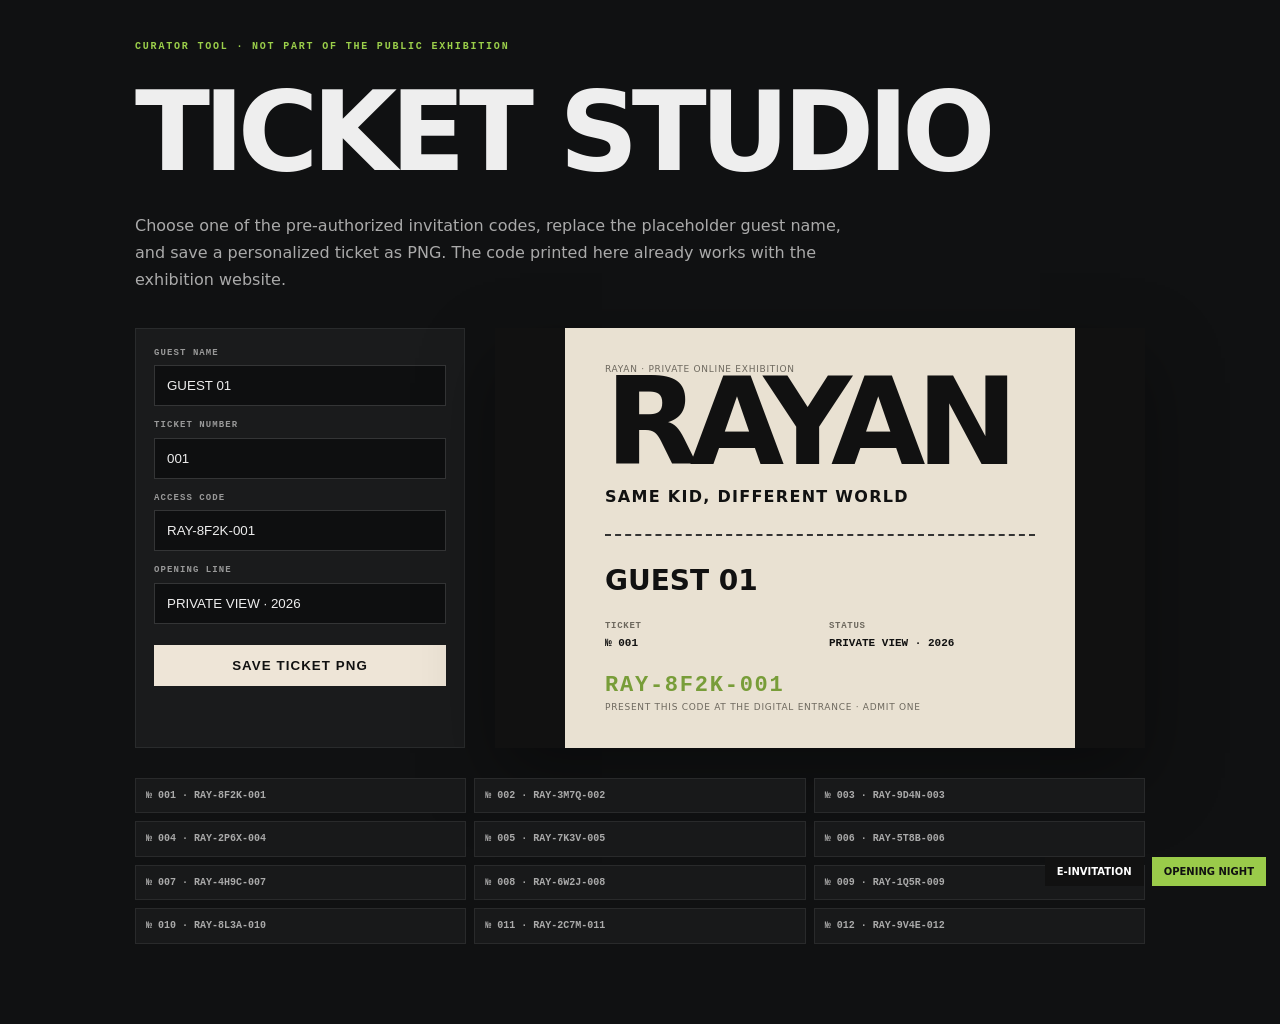
<file: curator_ticket_studio.html>
<!doctype html>
<html lang="en">
<head>
<meta charset="utf-8"><meta name="viewport" content="width=device-width,initial-scale=1">
<title>RAYAN — Curator Ticket Studio</title>
<style>
:root{--paper:#e9e1d2;--ink:#111;--green:#789d39}*{box-sizing:border-box}body{margin:0;background:#101112;color:#eee;font-family:Inter,system-ui,sans-serif}.wrap{max-width:1050px;margin:auto;padding:40px 20px 80px}.eyebrow{font:800 10px/1.4 ui-monospace,monospace;letter-spacing:.18em;color:#9bcf4a}h1{font-size:clamp(54px,9vw,110px);letter-spacing:-.06em;margin:14px 0 8px}.intro{color:#aaa;max-width:720px;line-height:1.7}.grid{display:grid;grid-template-columns:330px 1fr;gap:30px;margin-top:34px}.panel{background:#1a1b1c;padding:18px;border:1px solid #292b2c}.panel label{display:grid;gap:6px;margin-bottom:13px;font:800 9px/1.4 ui-monospace,monospace;letter-spacing:.12em;color:#999}.panel input,.panel select{width:100%;background:#0e0f10;border:1px solid #343536;color:#eee;padding:12px}.panel button{width:100%;border:0;background:#eee5d7;color:#111;padding:13px;font-weight:900;letter-spacing:.08em;cursor:pointer;margin-top:8px}.ticket{background:var(--paper);color:var(--ink);min-height:420px;display:grid;grid-template-columns:70px 1fr 70px;box-shadow:0 30px 70px rgba(0,0,0,.35)}.side{background:#111}.ticket-main{padding:36px 40px;display:flex;flex-direction:column}.ticket h2{font-size:clamp(68px,10vw,122px);line-height:.8;letter-spacing:-.075em;margin:0}.sub{font-weight:800;letter-spacing:.08em;margin-top:16px}.dash{border-top:2px dashed #333;margin:28px 0}.guest{font-size:28px;font-weight:900}.meta{display:grid;grid-template-columns:1fr 1fr;gap:18px;margin-top:20px;font:800 11px/1.6 ui-monospace,monospace}.code{margin-top:auto;color:var(--green);font:900 22px/1.4 ui-monospace,monospace;letter-spacing:.08em}.small{font-size:9px;color:#6d685e;letter-spacing:.08em}.invite-list{margin-top:30px;display:grid;grid-template-columns:repeat(3,1fr);gap:8px}.invite-list button{background:#18191a;color:#aaa;border:1px solid #292a2b;padding:10px;text-align:left;cursor:pointer;font:700 10px/1.35 ui-monospace,monospace}.invite-list button:hover{color:#fff;border-color:#777}@media(max-width:780px){.grid{grid-template-columns:1fr}.ticket{grid-template-columns:34px 1fr 34px}.ticket-main{padding:28px 22px}.invite-list{grid-template-columns:1fr 1fr}}@media(max-width:480px){.invite-list{grid-template-columns:1fr}.meta{grid-template-columns:1fr}}
</style>
</head>
<body><div class="wrap"><div class="eyebrow">CURATOR TOOL · NOT PART OF THE PUBLIC EXHIBITION</div><h1>TICKET STUDIO</h1><p class="intro">Choose one of the pre-authorized invitation codes, replace the placeholder guest name, and save a personalized ticket as PNG. The code printed here already works with the exhibition website.</p>
<div class="grid"><div class="panel"><label>GUEST NAME<input id="name" value="GUEST 01" maxlength="30"></label><label>TICKET NUMBER<input id="number" value="001" maxlength="6"></label><label>ACCESS CODE<input id="code" value="RAY-8F2K-001" readonly></label><label>OPENING LINE<input id="opening" value="PRIVATE VIEW · 2026" maxlength="40"></label><button id="download">SAVE TICKET PNG</button></div>
<div class="ticket" id="ticket"><div class="side"></div><div class="ticket-main"><div class="small">RAYAN · PRIVATE ONLINE EXHIBITION</div><h2>RAYAN</h2><div class="sub">SAME KID, DIFFERENT WORLD</div><div class="dash"></div><div class="guest" id="tName">GUEST 01</div><div class="meta"><div><span class="small">TICKET</span><br><span id="tNo">№ 001</span></div><div><span class="small">STATUS</span><br><span id="tOpening">PRIVATE VIEW · 2026</span></div></div><div class="code" id="tCode">RAY-8F2K-001</div><div class="small">PRESENT THIS CODE AT THE DIGITAL ENTRANCE · ADMIT ONE</div></div><div class="side"></div></div></div>
<div class="invite-list" id="list"></div></div>
<script>
const invites=[['001','RAY-8F2K-001'],['002','RAY-3M7Q-002'],['003','RAY-9D4N-003'],['004','RAY-2P6X-004'],['005','RAY-7K3V-005'],['006','RAY-5T8B-006'],['007','RAY-4H9C-007'],['008','RAY-6W2J-008'],['009','RAY-1Q5R-009'],['010','RAY-8L3A-010'],['011','RAY-2C7M-011'],['012','RAY-9V4E-012']];
const $=s=>document.querySelector(s); function sync(){ $('#tName').textContent=$('#name').value||'INVITED GUEST';$('#tNo').textContent='№ '+($('#number').value||'—');$('#tCode').textContent=$('#code').value;$('#tOpening').textContent=$('#opening').value||'PRIVATE VIEW · 2026'; } document.querySelectorAll('input').forEach(i=>i.addEventListener('input',sync));
const list=$('#list'); invites.forEach(([n,c])=>{const b=document.createElement('button');b.textContent=`№ ${n} · ${c}`;b.onclick=()=>{$('#number').value=n;$('#code').value=c;$('#name').value=`GUEST ${n.padStart(2,'0')}`;sync()};list.appendChild(b)});
function roundRect(ctx,x,y,w,h,r){ctx.beginPath();ctx.roundRect(x,y,w,h,r);ctx.fill()}
$('#download').onclick=()=>{const name=$('#name').value||'INVITED GUEST', no=$('#number').value||'—', code=$('#code').value, opening=$('#opening').value||'PRIVATE VIEW · 2026';const c=document.createElement('canvas');c.width=1800;c.height=1000;const x=c.getContext('2d');x.fillStyle='#e9e1d2';x.fillRect(0,0,1800,1000);x.fillStyle='#111';x.fillRect(0,0,120,1000);x.fillRect(1680,0,120,1000);x.font='900 205px Arial';x.fillText('RAYAN',195,310);x.font='700 50px Arial';x.fillText('SAME KID, DIFFERENT WORLD',205,415);x.setLineDash([18,14]);x.lineWidth=4;x.beginPath();x.moveTo(205,500);x.lineTo(1590,500);x.stroke();x.setLineDash([]);x.font='900 65px Arial';x.fillText(name.toUpperCase(),205,635);x.font='800 38px monospace';x.fillText(`TICKET № ${no}`,205,710);x.fillText(opening.toUpperCase(),850,710);x.fillStyle='#6f8f35';x.font='900 48px monospace';x.fillText(code,205,825);x.fillStyle='#111';x.font='700 25px Arial';x.fillText('PRESENT THIS CODE AT THE DIGITAL ENTRANCE · ADMIT ONE',205,890);const a=document.createElement('a');a.download=`RAYAN_ticket_${no}.png`;a.href=c.toDataURL('image/png');a.click()};
</script><div style="position:fixed;right:14px;bottom:14px;display:flex;gap:8px;z-index:99"><a href="invitation.html" style="background:#111;color:#fff;padding:9px 12px;text-decoration:none;font:700 10px system-ui">E-INVITATION</a><a href="opening-night.html" style="background:#9acb4a;color:#111;padding:9px 12px;text-decoration:none;font:800 10px system-ui">OPENING NIGHT</a></div></body></html>
</file>
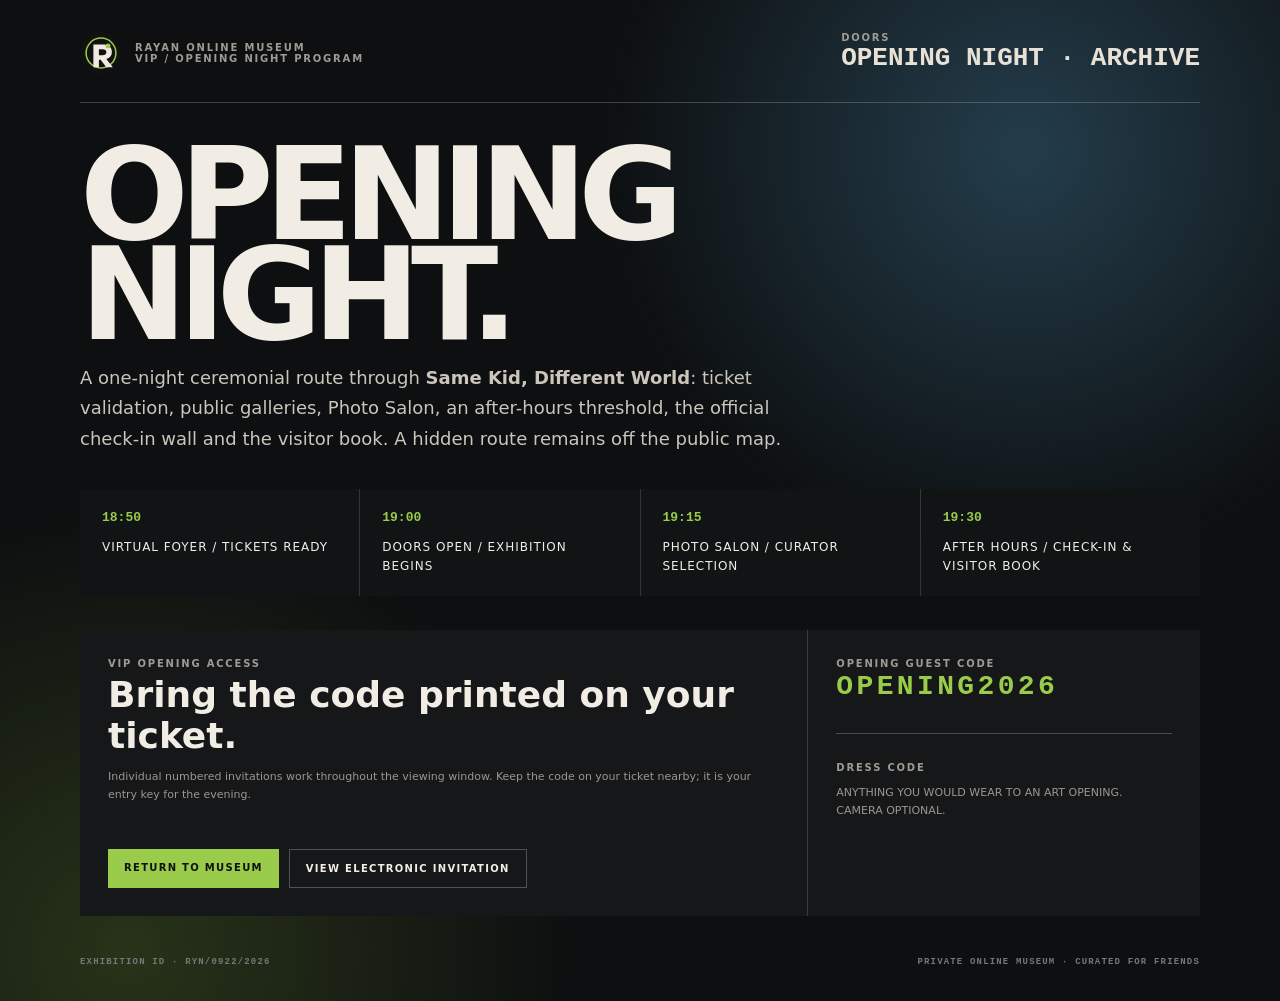
<file: opening-night.html>
<!doctype html><html lang="en"><head><meta charset="utf-8"><meta name="viewport" content="width=device-width,initial-scale=1"><meta name="theme-color" content="#0e1011"><title>RAYAN — VIP Opening Night</title><link rel="stylesheet" href="assets/event.css"></head><body>
<main class="event-shell"><section class="night">
<div class="night-header"><div class="identity"><img src="assets/rayan-mark.svg" alt=""><div><div class="eyebrow">RAYAN ONLINE MUSEUM</div><div class="eyebrow">VIP / OPENING NIGHT PROGRAM</div></div></div><div><div class="eyebrow">DOORS</div><div id="countdown" class="countdown">PRIVATE PREVIEW</div></div></div>
<h1>OPENING<br>NIGHT.</h1><p class="lead">A one-night ceremonial route through <b>Same Kid, Different World</b>: ticket validation, public galleries, Photo Salon, an after-hours threshold, the official check-in wall and the visitor book. A hidden route remains off the public map.</p>
<div class="program"><article><b>18:50</b><span>VIRTUAL FOYER / TICKETS READY</span></article><article><b>19:00</b><span>DOORS OPEN / EXHIBITION BEGINS</span></article><article><b>19:15</b><span>PHOTO SALON / CURATOR SELECTION</span></article><article><b>19:30</b><span>AFTER HOURS / CHECK-IN & VISITOR BOOK</span></article></div>
<div class="vip-card"><div><div class="eyebrow">VIP OPENING ACCESS</div><h2>Bring the code printed on your ticket.</h2><p class="notice">Individual numbered invitations work throughout the viewing window. Keep the code on your ticket nearby; it is your entry key for the evening.</p><div class="actions"><a class="button" href="index.html">RETURN TO MUSEUM</a><a class="button ghost" href="invitation.html">VIEW ELECTRONIC INVITATION</a></div></div><div><div class="eyebrow">OPENING GUEST CODE</div><div class="code-large">OPENING2026</div><div class="rule"></div><div class="eyebrow">DRESS CODE</div><p class="notice">ANYTHING YOU WOULD WEAR TO AN ART OPENING.<br>CAMERA OPTIONAL.</p></div></div>
<div class="footer"><span>EXHIBITION ID · RYN/0922/2026</span><span>PRIVATE ONLINE MUSEUM · CURATED FOR FRIENDS</span></div>
</section></main>
<script>const open=Date.parse('2026-09-27T19:00:00+08:00');const close=Date.parse('2026-09-27T23:30:00+08:00');const out=document.querySelector('#countdown');function tick(){const now=Date.now();const d=open-now;if(now>close){out.textContent='OPENING NIGHT · ARCHIVE';return}if(d<=0){out.textContent='DOORS OPEN';return}const t=Math.floor(d/1000),dd=Math.floor(t/86400),h=Math.floor(t%86400/3600),m=Math.floor(t%3600/60),s=t%60;out.textContent=`${dd}D ${String(h).padStart(2,'0')}H ${String(m).padStart(2,'0')}M ${String(s).padStart(2,'0')}S`}tick();setInterval(tick,1000)</script>
</body></html>
</file>
<file: assets/event.css>
:root{--ink:#111;--paper:#e9e2d5;--green:#99ca49;--blue:#243c4b}*{box-sizing:border-box}html,body{margin:0;min-height:100%;background:#0e1011;color:#f1ede5;font-family:Inter,ui-sans-serif,system-ui,-apple-system,"Segoe UI",sans-serif}body{min-height:100svh;background:radial-gradient(circle at 80% 15%,#243d4b 0,transparent 32%),radial-gradient(circle at 10% 95%,#283319 0,transparent 30%),#0d0f10}.event-shell{min-height:100svh;padding:32px;display:grid;place-items:center}.invite{width:min(1000px,100%);display:grid;grid-template-columns:1.05fr .95fr;background:#151718;border:1px solid rgba(255,255,255,.2);box-shadow:0 40px 100px rgba(0,0,0,.45);overflow:hidden}.invite-art{min-height:680px;background:linear-gradient(180deg,rgba(0,0,0,.05),rgba(0,0,0,.55)),url('images/03_gallery-favorite.webp') center/cover;position:relative}.invite-art::after{content:"PRIVATE VIEW";position:absolute;left:24px;bottom:24px;font:900 11px/1 ui-monospace,monospace;letter-spacing:.2em}.invite-copy{padding:52px;display:flex;flex-direction:column}.identity{display:flex;align-items:center;gap:13px}.identity img{width:42px;height:42px}.eyebrow{font-size:10px;letter-spacing:.18em;font-weight:850;color:#9f9b93}.invite h1{font-size:clamp(62px,9vw,116px);letter-spacing:-.065em;line-height:.8;margin:55px 0 12px}.subtitle{font-size:17px;letter-spacing:.16em;font-weight:800}.rule{height:1px;background:rgba(255,255,255,.22);margin:28px 0}.meta{display:grid;grid-template-columns:1fr 1fr;gap:18px;font:700 10px/1.6 ui-monospace,monospace;letter-spacing:.08em}.meta b{display:block;color:#9acb4a;font-size:11px}.guest-box{margin-top:26px;padding:18px;border:1px solid rgba(255,255,255,.18);background:#0f1112}.guest-name{font-size:26px;font-weight:900}.ticket-code{font:800 18px/1.3 ui-monospace,monospace;letter-spacing:.12em;margin-top:8px}.actions{margin-top:auto;display:flex;flex-wrap:wrap;gap:10px;padding-top:34px}.button{appearance:none;border:0;text-decoration:none;background:#9acb4a;color:#101210;padding:13px 16px;font-size:10px;letter-spacing:.13em;font-weight:900;cursor:pointer}.button.ghost{background:transparent;border:1px solid rgba(255,255,255,.25);color:#f2eee7}.fine{margin-top:18px;color:#817d76;font-size:10px;line-height:1.6}.accepted{color:#b9e776!important}.night{width:min(1120px,100%)}.night-header{display:grid;grid-template-columns:1fr auto;align-items:end;gap:30px;border-bottom:1px solid rgba(255,255,255,.2);padding-bottom:28px}.night h1{font-size:clamp(64px,10vw,140px);line-height:.78;letter-spacing:-.07em;margin:42px 0 18px}.night .lead{max-width:720px;color:#cbc5bb;font-size:18px;line-height:1.7}.program{display:grid;grid-template-columns:repeat(4,1fr);gap:1px;background:rgba(255,255,255,.15);margin:34px 0}.program article{background:#111415;padding:22px}.program b{display:block;color:#9acb4a;font:900 13px/1 ui-monospace,monospace;margin-bottom:12px}.program span{font-size:12px;letter-spacing:.08em}.vip-card{display:grid;grid-template-columns:1.3fr .7fr;gap:1px;background:rgba(255,255,255,.18);margin-top:28px}.vip-card>div{background:#151718;padding:28px}.vip-card h2{font-size:36px;margin:5px 0 12px}.code-large{font:900 28px/1.3 ui-monospace,monospace;letter-spacing:.12em;color:#9acb4a}.notice{color:#9c978f;font-size:11px;line-height:1.65}.countdown{font:900 26px/1.2 ui-monospace,monospace;color:#e8e1d6}.footer{margin-top:40px;display:flex;justify-content:space-between;gap:20px;color:#777;font:700 9px/1.5 ui-monospace,monospace;letter-spacing:.13em}
@media(max-width:760px){.event-shell{padding:14px}.invite{grid-template-columns:1fr}.invite-art{min-height:45svh}.invite-copy{padding:28px}.invite h1{margin-top:36px}.program{grid-template-columns:1fr 1fr}.vip-card{grid-template-columns:1fr}.night-header{grid-template-columns:1fr}.night{padding:18px}.footer{flex-direction:column}}
</file>
